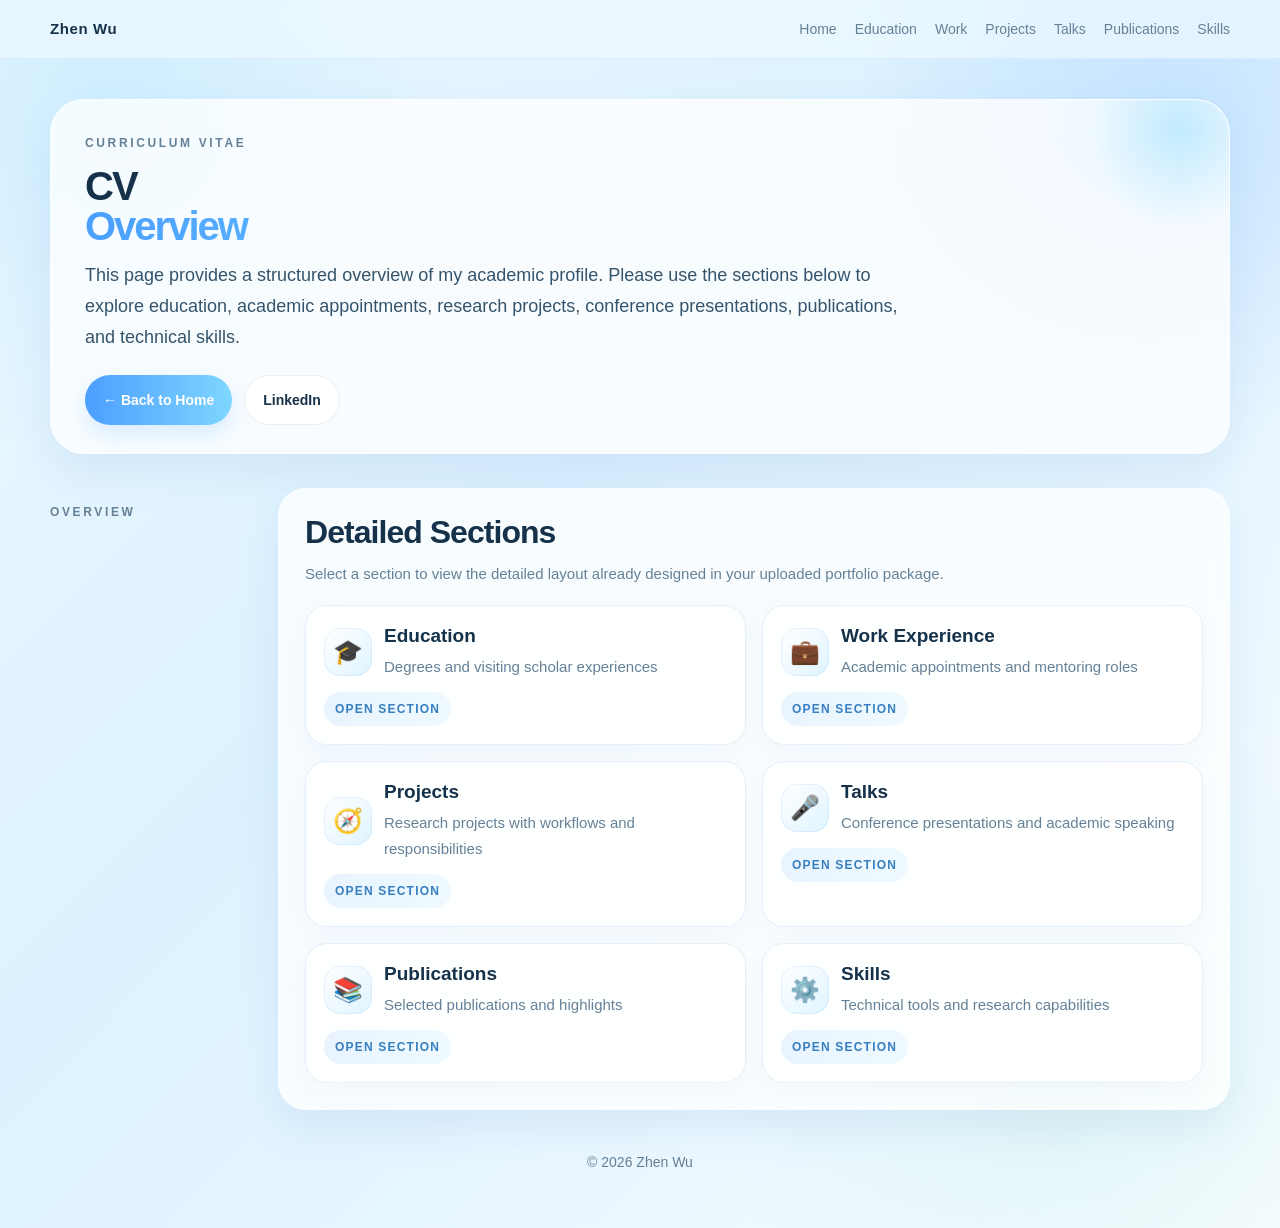
<file: cv.html>
<!DOCTYPE html>
<html lang="en">
<head>
  <meta charset="UTF-8" />
  <meta name="viewport" content="width=device-width, initial-scale=1.0" />
  <title>Zhen Wu | CV Overview</title>
  <meta name="description" content="CV overview page linking to education, work, projects, talks, publications, and skills." />
  <link rel="stylesheet" href="assets/css/cv.css" />
</head>
<body>
  <header class="nav">
    <div class="container nav-inner">
      <div class="brand">Zhen Wu</div>
      <nav class="nav-links">
        <a href="index.html">Home</a>
        <a href="education.html">Education</a>
        <a href="work.html">Work</a>
        <a href="projects.html">Projects</a>
        <a href="talks.html">Talks</a>
        <a href="publications.html">Publications</a>
        <a href="skills.html">Skills</a>
      </nav>
    </div>
  </header>

  <main class="container">
    <section class="hero">
      <div class="hero-card" style="padding: 28px 34px;">
        <span class="eyebrow">Curriculum Vitae</span>
        <h1 style="font-size: 40px; margin-bottom: 14px;">CV <span class="gradient">Overview</span></h1>
        <p class="hero-text" style="margin-top:0; max-width:820px;">
          This page provides a structured overview of my academic profile. Please use the sections below to explore education, academic appointments, research projects, conference presentations, publications, and technical skills.
        </p>
        <div class="hero-links">
          <a class="btn btn-primary" href="index.html">← Back to Home</a>
          <a class="btn btn-secondary" href="https://www.linkedin.com/in/zhen-wu-375510266/" target="_blank">LinkedIn</a>
        </div>
      </div>
    </section>

    <section class="section">
      <div class="section-grid">
        <div class="label">Overview</div>
        <div class="card">
          <h2>Detailed Sections</h2>
          <p class="note">Select a section to view the detailed layout already designed in your uploaded portfolio package.</p>

          <div class="grid-2">
            <a class="mini" href="education.html">
              <div class="icon-title">
                <div class="icon">🎓</div>
                <div>
                  <h3>Education</h3>
                  <div class="sub">Degrees and visiting scholar experiences</div>
                </div>
              </div>
              <div class="time">Open Section</div>
            </a>

            <a class="mini" href="work.html">
              <div class="icon-title">
                <div class="icon">💼</div>
                <div>
                  <h3>Work Experience</h3>
                  <div class="sub">Academic appointments and mentoring roles</div>
                </div>
              </div>
              <div class="time">Open Section</div>
            </a>

            <a class="mini" href="projects.html">
              <div class="icon-title">
                <div class="icon">🧭</div>
                <div>
                  <h3>Projects</h3>
                  <div class="sub">Research projects with workflows and responsibilities</div>
                </div>
              </div>
              <div class="time">Open Section</div>
            </a>

            <a class="mini" href="talks.html">
              <div class="icon-title">
                <div class="icon">🎤</div>
                <div>
                  <h3>Talks</h3>
                  <div class="sub">Conference presentations and academic speaking</div>
                </div>
              </div>
              <div class="time">Open Section</div>
            </a>

            <a class="mini" href="publications.html">
              <div class="icon-title">
                <div class="icon">📚</div>
                <div>
                  <h3>Publications</h3>
                  <div class="sub">Selected publications and highlights</div>
                </div>
              </div>
              <div class="time">Open Section</div>
            </a>

            <a class="mini" href="skills.html">
              <div class="icon-title">
                <div class="icon">⚙️</div>
                <div>
                  <h3>Skills</h3>
                  <div class="sub">Technical tools and research capabilities</div>
                </div>
              </div>
              <div class="time">Open Section</div>
            </a>
          </div>
        </div>
      </div>
    </section>
  </main>

  <footer class="footer">
    © 2026 Zhen Wu
  </footer>
</body>
</html>
</file>
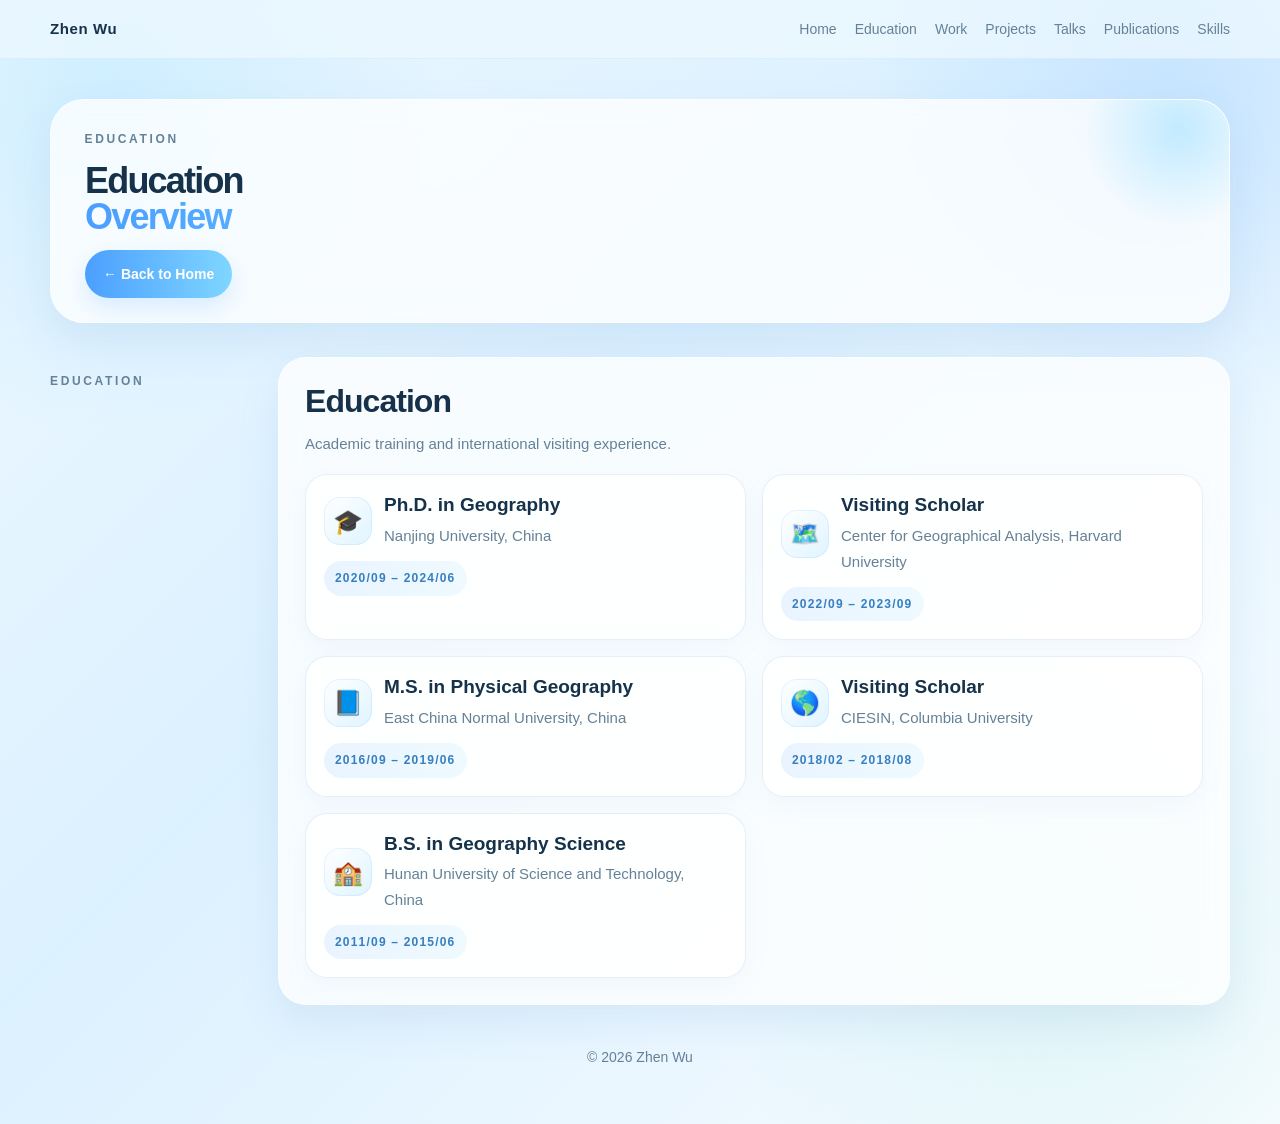
<file: education.html>
<!DOCTYPE html>
<html lang="en">
<head>
  <meta charset="UTF-8" />
  <meta name="viewport" content="width=device-width, initial-scale=1.0" />
  <title>Zhen Wu | Education</title>
  <link rel="stylesheet" href="assets/css/cv.css" />
</head>
<body>
  <header class="nav">
    <div class="container nav-inner">
      <div class="brand">Zhen Wu</div>
      <nav class="nav-links">
        <a href="index.html">Home</a>
        <a href="education.html">Education</a>
        <a href="work.html">Work</a>
        <a href="projects.html">Projects</a>
        <a href="talks.html">Talks</a>
        <a href="publications.html">Publications</a>
        <a href="skills.html">Skills</a>
      </nav>
    </div>
  </header>

  <main class="container">
    <section class="hero">
      <div class="hero-card" style="padding: 24px 34px;">
        <span class="eyebrow">Education</span>
        <h1 style="font-size: 36px; margin-bottom: 16px;">Education <span class="gradient">Overview</span></h1>
        <div class="hero-links" style="margin-top: 0;">
          <a class="btn btn-primary" href="index.html">← Back to Home</a>
        </div>
      </div>
    </section>

    <section id="education" class="section">
      <div class="section-grid">
        <div class="label">Education</div>
        <div class="card">
          <h2>Education</h2>
          <p class="note">Academic training and international visiting experience.</p>
          <div class="grid-2">
            <div class="mini">
              <div class="icon-title">
                <div class="icon">🎓</div>
                <div>
                  <h3>Ph.D. in Geography</h3>
                  <div class="sub">Nanjing University, China</div>
                </div>
              </div>
              <div class="time">2020/09 – 2024/06</div>
            </div>

            <div class="mini">
              <div class="icon-title">
                <div class="icon">🗺️</div>
                <div>
                  <h3>Visiting Scholar</h3>
                  <div class="sub">Center for Geographical Analysis, Harvard University</div>
                </div>
              </div>
              <div class="time">2022/09 – 2023/09</div>
            </div>

            <div class="mini">
              <div class="icon-title">
                <div class="icon">📘</div>
                <div>
                  <h3>M.S. in Physical Geography</h3>
                  <div class="sub">East China Normal University, China</div>
                </div>
              </div>
              <div class="time">2016/09 – 2019/06</div>
            </div>

            <div class="mini">
              <div class="icon-title">
                <div class="icon">🌎</div>
                <div>
                  <h3>Visiting Scholar</h3>
                  <div class="sub">CIESIN, Columbia University</div>
                </div>
              </div>
              <div class="time">2018/02 – 2018/08</div>
            </div>

            <div class="mini">
              <div class="icon-title">
                <div class="icon">🏫</div>
                <div>
                  <h3>B.S. in Geography Science</h3>
                  <div class="sub">Hunan University of Science and Technology, China</div>
                </div>
              </div>
              <div class="time">2011/09 – 2015/06</div>
            </div>
          </div>
        </div>
      </div>
    </section>
  </main>

  <footer class="footer">
    © 2026 Zhen Wu
  </footer>
</body>
</html>
</file>
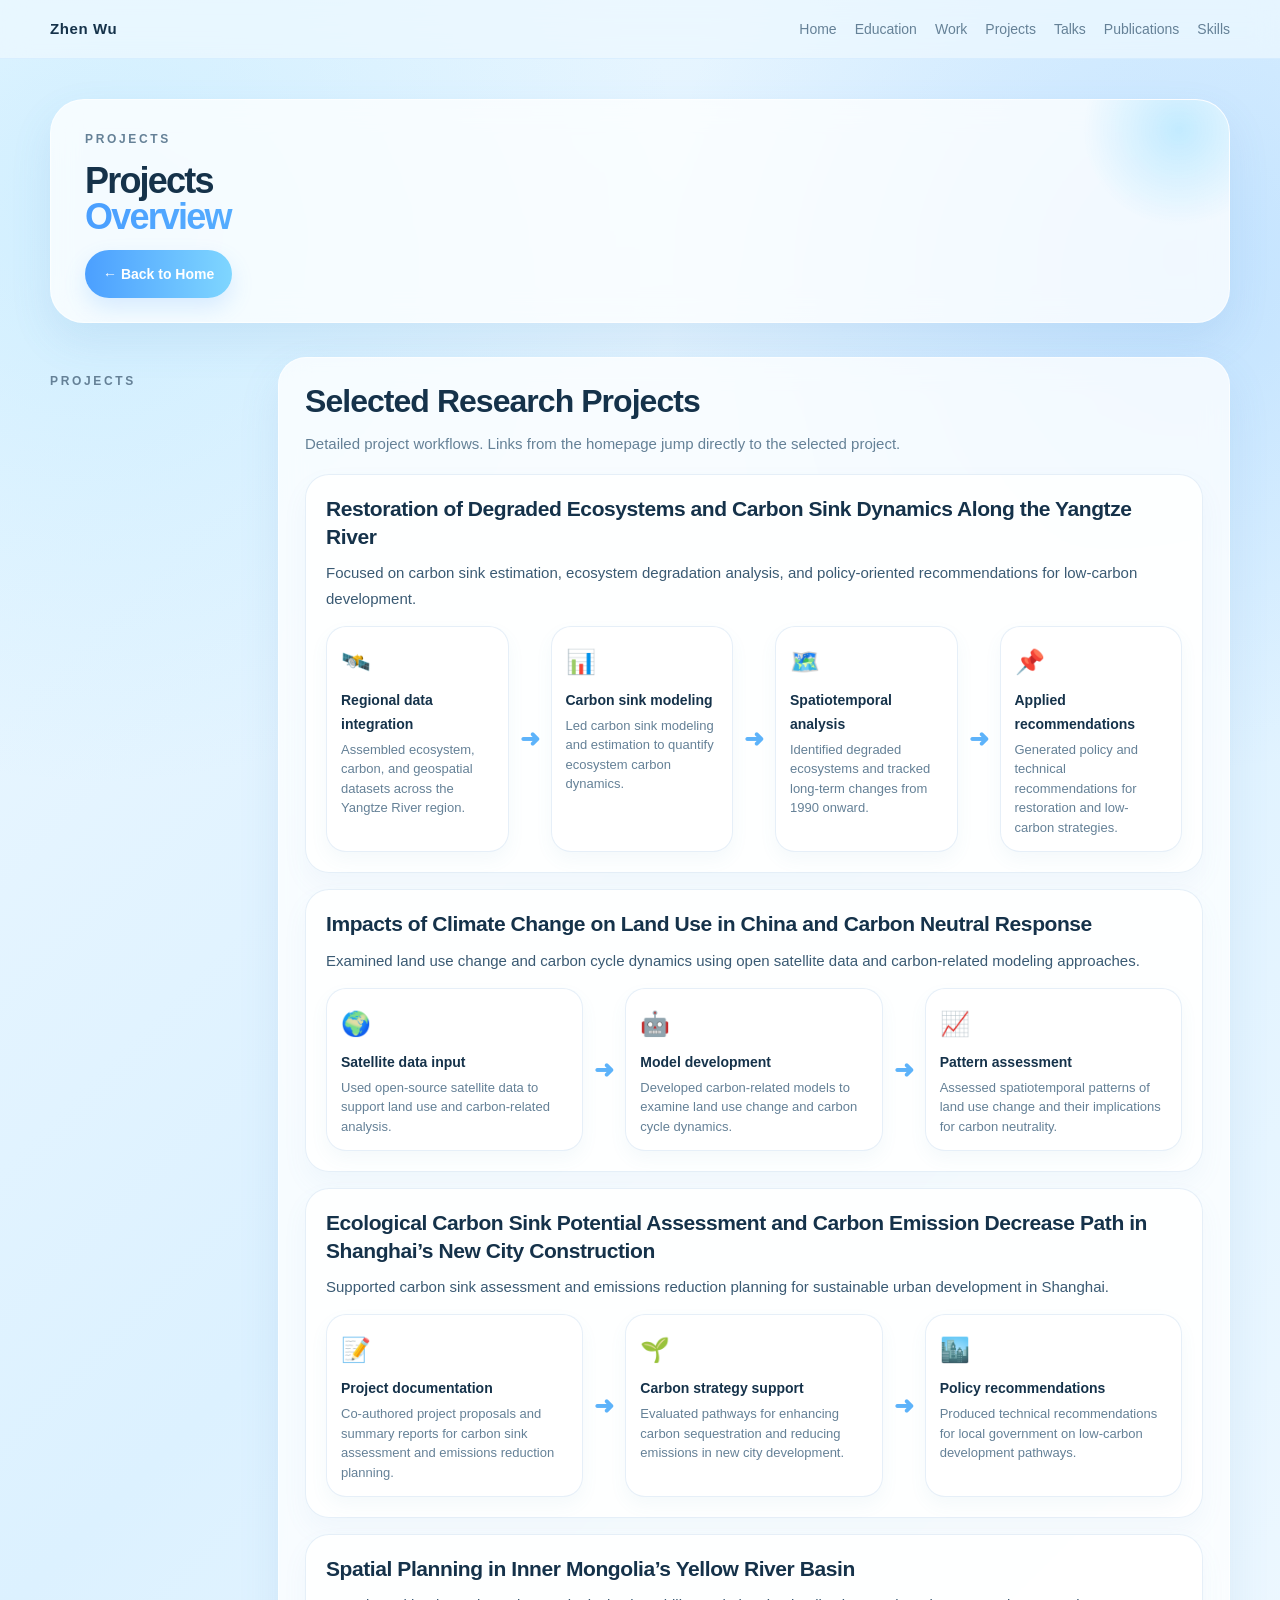
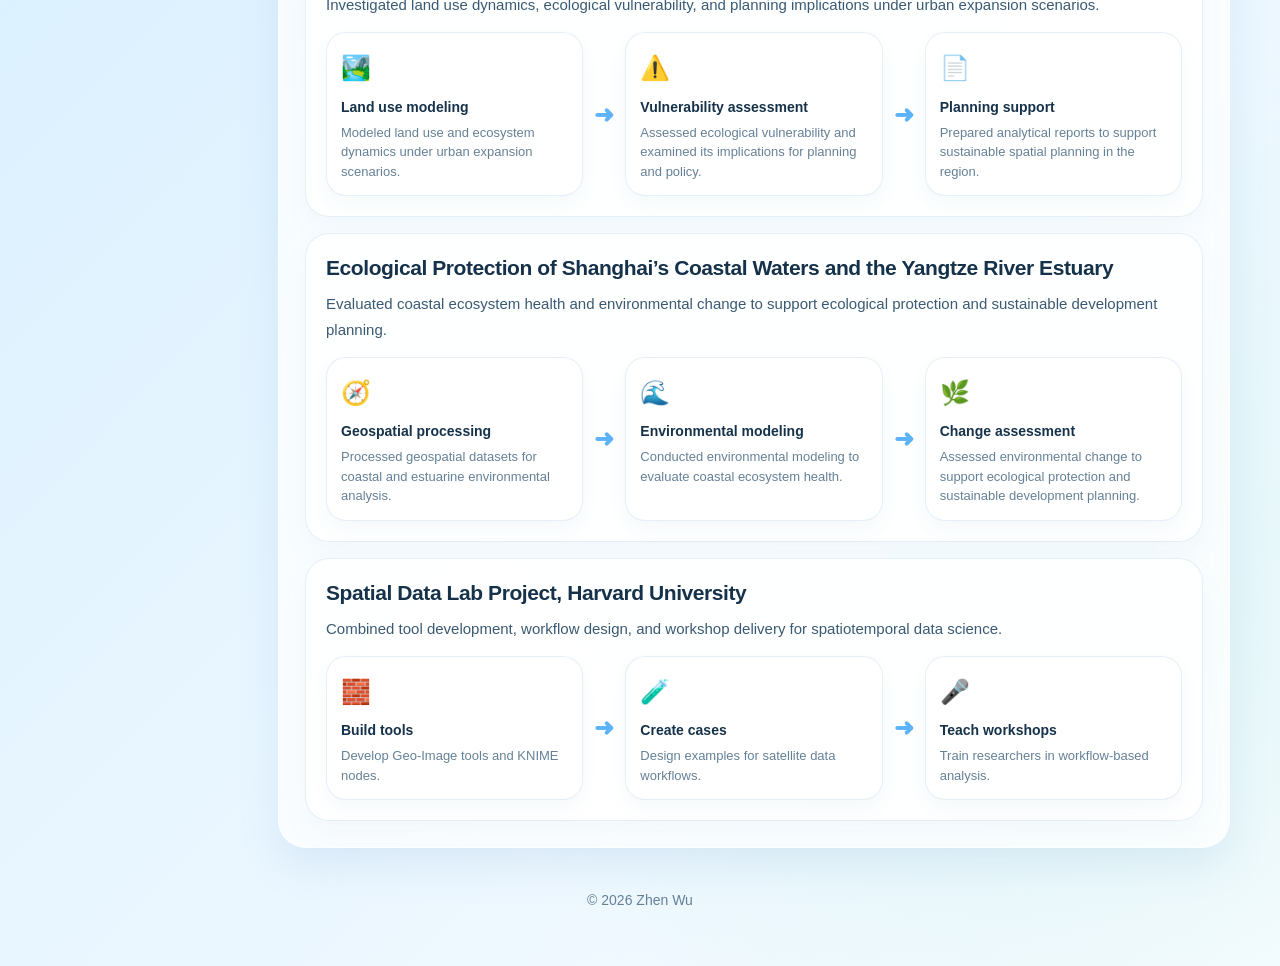
<file: projects.html>
<!DOCTYPE html>
<html lang="en">
<head>
  <meta charset="UTF-8" />
  <meta name="viewport" content="width=device-width, initial-scale=1.0" />
  <title>Zhen Wu | Projects</title>
  <link rel="stylesheet" href="assets/css/cv.css" />

  <style>
    /* Anchor target highlight */
    .flow-card:target {
      outline: 2px solid rgba(47, 128, 237, 0.28);
      box-shadow: 0 14px 34px rgba(47, 128, 237, 0.10);
    }
  </style>
</head>
<body>
  <header class="nav">
    <div class="container nav-inner">
      <div class="brand">Zhen Wu</div>
      <nav class="nav-links">
        <a href="index.html">Home</a>
        <a href="education.html">Education</a>
        <a href="work.html">Work</a>
        <a href="projects.html">Projects</a>
        <a href="talks.html">Talks</a>
        <a href="publications.html">Publications</a>
        <a href="skills.html">Skills</a>
      </nav>
    </div>
  </header>

  <main class="container">
    <section class="hero">
      <div class="hero-card" style="padding: 24px 34px;">
        <span class="eyebrow">Projects</span>
        <h1 style="font-size: 36px; margin-bottom: 16px;">Projects <span class="gradient">Overview</span></h1>
        <div class="hero-links" style="margin-top: 0;">
          <a class="btn btn-primary" href="index.html">← Back to Home</a>
        </div>
      </div>
    </section>

    <section id="projects" class="section">
      <div class="section-grid">
        <div class="label">Projects</div>
        <div class="card">
          <h2>Selected Research Projects</h2>
          <p class="note">Detailed project workflows. Links from the homepage jump directly to the selected project.</p>

          <div class="flow-list">
            <div class="flow-card" id="yangtze-restoration" style="scroll-margin-top: 100px;">
              <h3>Restoration of Degraded Ecosystems and Carbon Sink Dynamics Along the Yangtze River</h3>
              <p>Focused on carbon sink estimation, ecosystem degradation analysis, and policy-oriented recommendations for low-carbon development.</p>
              <div class="flow">
                <div class="step"><div class="emoji">🛰️</div><strong>Regional data integration</strong><span>Assembled ecosystem, carbon, and geospatial datasets across the Yangtze River region.</span></div>
                <div class="arrow">➜</div>
                <div class="step"><div class="emoji">📊</div><strong>Carbon sink modeling</strong><span>Led carbon sink modeling and estimation to quantify ecosystem carbon dynamics.</span></div>
                <div class="arrow">➜</div>
                <div class="step"><div class="emoji">🗺️</div><strong>Spatiotemporal analysis</strong><span>Identified degraded ecosystems and tracked long-term changes from 1990 onward.</span></div>
                <div class="arrow">➜</div>
                <div class="step"><div class="emoji">📌</div><strong>Applied recommendations</strong><span>Generated policy and technical recommendations for restoration and low-carbon strategies.</span></div>
              </div>
            </div>

            <div class="flow-card" id="climate-landuse" style="scroll-margin-top: 100px;">
              <h3>Impacts of Climate Change on Land Use in China and Carbon Neutral Response</h3>
              <p>Examined land use change and carbon cycle dynamics using open satellite data and carbon-related modeling approaches.</p>
              <div class="flow">
                <div class="step"><div class="emoji">🌍</div><strong>Satellite data input</strong><span>Used open-source satellite data to support land use and carbon-related analysis.</span></div>
                <div class="arrow">➜</div>
                <div class="step"><div class="emoji">🤖</div><strong>Model development</strong><span>Developed carbon-related models to examine land use change and carbon cycle dynamics.</span></div>
                <div class="arrow">➜</div>
                <div class="step"><div class="emoji">📈</div><strong>Pattern assessment</strong><span>Assessed spatiotemporal patterns of land use change and their implications for carbon neutrality.</span></div>
              </div>
            </div>

            <div class="flow-card" id="shanghai-carbon" style="scroll-margin-top: 100px;">
              <h3>Ecological Carbon Sink Potential Assessment and Carbon Emission Decrease Path in Shanghai’s New City Construction</h3>
              <p>Supported carbon sink assessment and emissions reduction planning for sustainable urban development in Shanghai.</p>
              <div class="flow">
                <div class="step"><div class="emoji">📝</div><strong>Project documentation</strong><span>Co-authored project proposals and summary reports for carbon sink assessment and emissions reduction planning.</span></div>
                <div class="arrow">➜</div>
                <div class="step"><div class="emoji">🌱</div><strong>Carbon strategy support</strong><span>Evaluated pathways for enhancing carbon sequestration and reducing emissions in new city development.</span></div>
                <div class="arrow">➜</div>
                <div class="step"><div class="emoji">🏙️</div><strong>Policy recommendations</strong><span>Produced technical recommendations for local government on low-carbon development pathways.</span></div>
              </div>
            </div>

            <div class="flow-card" id="inner-mongolia" style="scroll-margin-top: 100px;">
              <h3>Spatial Planning in Inner Mongolia’s Yellow River Basin</h3>
              <p>Investigated land use dynamics, ecological vulnerability, and planning implications under urban expansion scenarios.</p>
              <div class="flow">
                <div class="step"><div class="emoji">🏞️</div><strong>Land use modeling</strong><span>Modeled land use and ecosystem dynamics under urban expansion scenarios.</span></div>
                <div class="arrow">➜</div>
                <div class="step"><div class="emoji">⚠️</div><strong>Vulnerability assessment</strong><span>Assessed ecological vulnerability and examined its implications for planning and policy.</span></div>
                <div class="arrow">➜</div>
                <div class="step"><div class="emoji">📄</div><strong>Planning support</strong><span>Prepared analytical reports to support sustainable spatial planning in the region.</span></div>
              </div>
            </div>

            <div class="flow-card" id="shanghai-coastal" style="scroll-margin-top: 100px;">
              <h3>Ecological Protection of Shanghai’s Coastal Waters and the Yangtze River Estuary</h3>
              <p>Evaluated coastal ecosystem health and environmental change to support ecological protection and sustainable development planning.</p>
              <div class="flow">
                <div class="step"><div class="emoji">🧭</div><strong>Geospatial processing</strong><span>Processed geospatial datasets for coastal and estuarine environmental analysis.</span></div>
                <div class="arrow">➜</div>
                <div class="step"><div class="emoji">🌊</div><strong>Environmental modeling</strong><span>Conducted environmental modeling to evaluate coastal ecosystem health.</span></div>
                <div class="arrow">➜</div>
                <div class="step"><div class="emoji">🌿</div><strong>Change assessment</strong><span>Assessed environmental change to support ecological protection and sustainable development planning.</span></div>
              </div>
            </div>

            <div class="flow-card" id="harvard-sdl" style="scroll-margin-top: 100px;">
              <h3>Spatial Data Lab Project, Harvard University</h3>
              <p>Combined tool development, workflow design, and workshop delivery for spatiotemporal data science.</p>
              <div class="flow">
                <div class="step"><div class="emoji">🧱</div><strong>Build tools</strong><span>Develop Geo-Image tools and KNIME nodes.</span></div>
                <div class="arrow">➜</div>
                <div class="step"><div class="emoji">🧪</div><strong>Create cases</strong><span>Design examples for satellite data workflows.</span></div>
                <div class="arrow">➜</div>
                <div class="step"><div class="emoji">🎤</div><strong>Teach workshops</strong><span>Train researchers in workflow-based analysis.</span></div>
              </div>
            </div>
          </div>
        </div>
      </div>
    </section>
  </main>

  <footer class="footer">
    © 2026 Zhen Wu
  </footer>
</body>
</html>
</file>
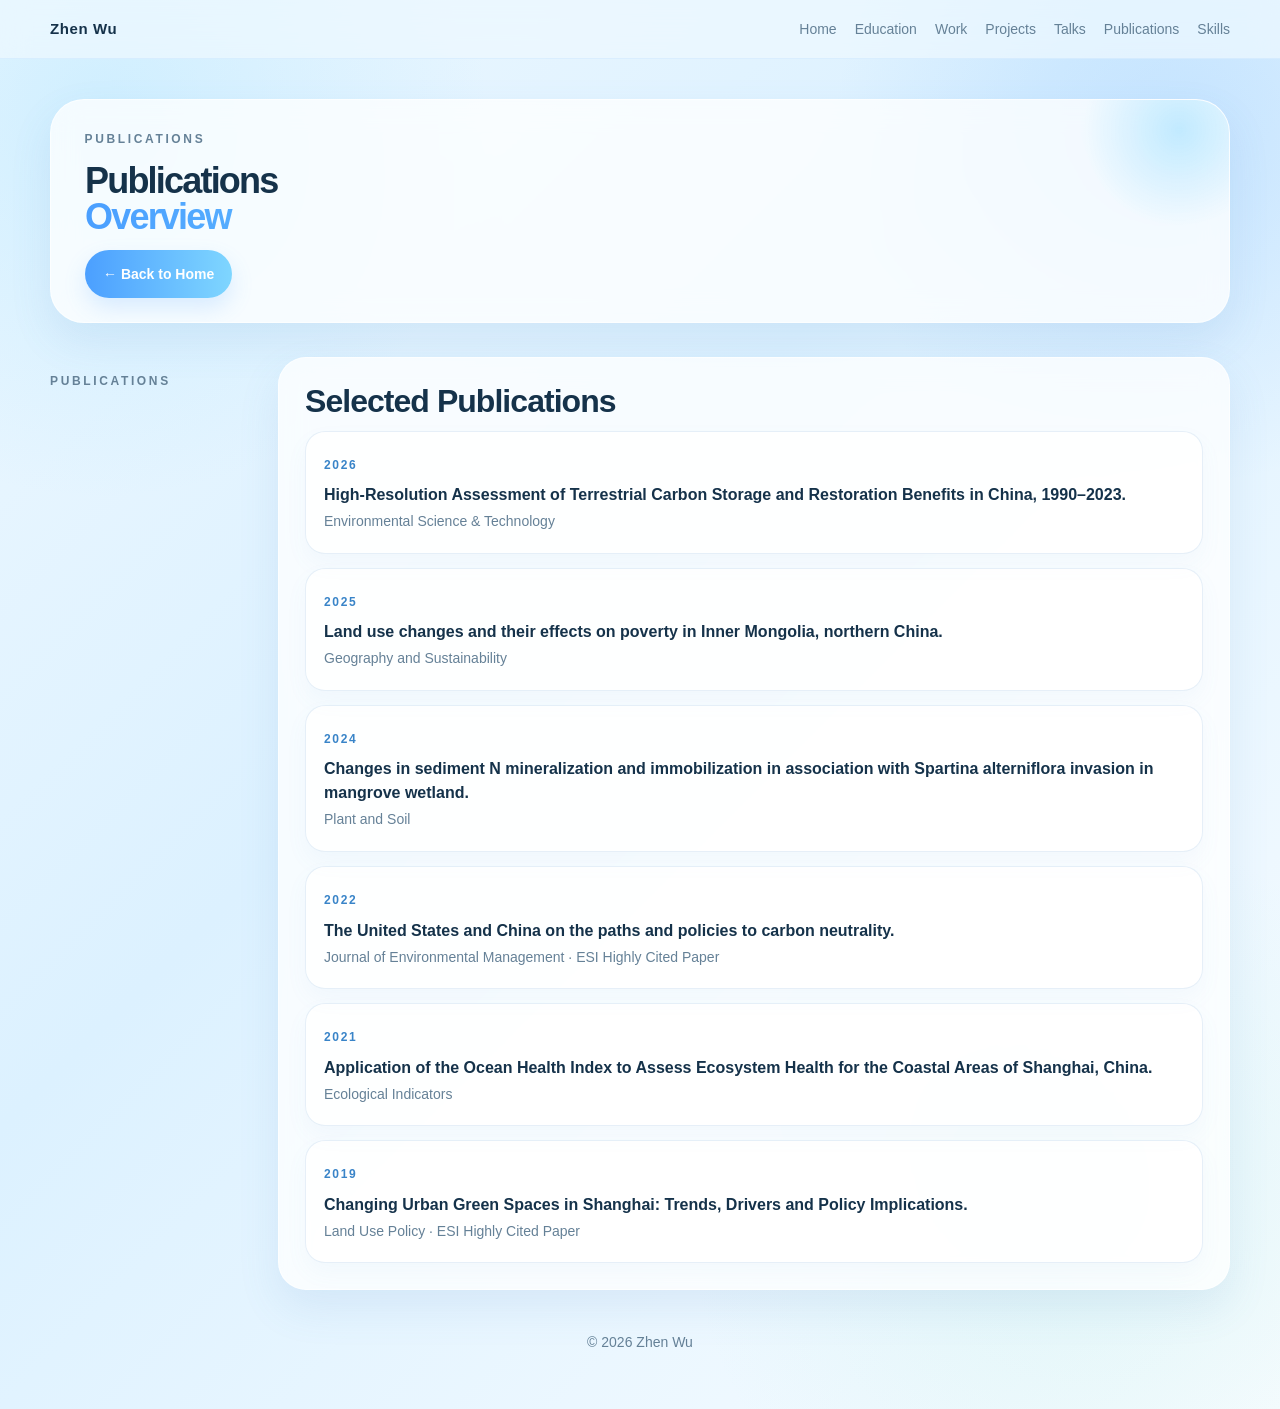
<file: publications.html>
<!DOCTYPE html>
<html lang="en">
<head>
  <meta charset="UTF-8" />
  <meta name="viewport" content="width=device-width, initial-scale=1.0" />
  <title>Zhen Wu | Publications</title>
  <link rel="stylesheet" href="assets/css/cv.css" />
</head>
<body>
  <header class="nav">
    <div class="container nav-inner">
      <div class="brand">Zhen Wu</div>
      <nav class="nav-links">
        <a href="index.html">Home</a>
        <a href="education.html">Education</a>
        <a href="work.html">Work</a>
        <a href="projects.html">Projects</a>
        <a href="talks.html">Talks</a>
        <a href="publications.html">Publications</a>
        <a href="skills.html">Skills</a>
      </nav>
    </div>
  </header>

  <main class="container">
    <section class="hero">
      <div class="hero-card" style="padding: 24px 34px;">
        <span class="eyebrow">Publications</span>
        <h1 style="font-size: 36px; margin-bottom: 16px;">Publications <span class="gradient">Overview</span></h1>
        <div class="hero-links" style="margin-top: 0;">
          <a class="btn btn-primary" href="index.html">← Back to Home</a>
        </div>
      </div>
    </section>

    <section id="publications" class="section">
      <div class="section-grid">
        <div class="label">Publications</div>
        <div class="card">
          <h2>Selected Publications</h2>
          <div class="pub-list">
            <div class="pub">
              <div class="year">2026</div>
              <strong>High-Resolution Assessment of Terrestrial Carbon Storage and Restoration Benefits in China, 1990–2023.</strong>
              <span>Environmental Science & Technology</span>
            </div>
             
            <div class="pub">
              <div class="year">2025</div>
              <strong>Land use changes and their effects on poverty in Inner Mongolia, northern China.</strong>
              <span>Geography and Sustainability</span>
            </div>

            <div class="pub">
              <div class="year">2024</div>
              <strong>Changes in sediment N mineralization and immobilization in association with Spartina alterniflora invasion in mangrove wetland.</strong>
              <span>Plant and Soil</span>
            </div>

            <div class="pub">
              <div class="year">2022</div>
              <strong>The United States and China on the paths and policies to carbon neutrality.</strong>
              <span>Journal of Environmental Management · ESI Highly Cited Paper</span>
            </div>

            <div class="pub">
              <div class="year">2021</div>
              <strong>Application of the Ocean Health Index to Assess Ecosystem Health for the Coastal Areas of Shanghai, China.</strong>
              <span>Ecological Indicators</span>
            </div>

            <div class="pub">
              <div class="year">2019</div>
              <strong>Changing Urban Green Spaces in Shanghai: Trends, Drivers and Policy Implications.</strong>
              <span>Land Use Policy · ESI Highly Cited Paper</span>
            </div>
          </div>
        </div>
      </div>
    </section>
  </main>

  <footer class="footer">
    © 2026 Zhen Wu
  </footer>
</body>
</html>
</file>
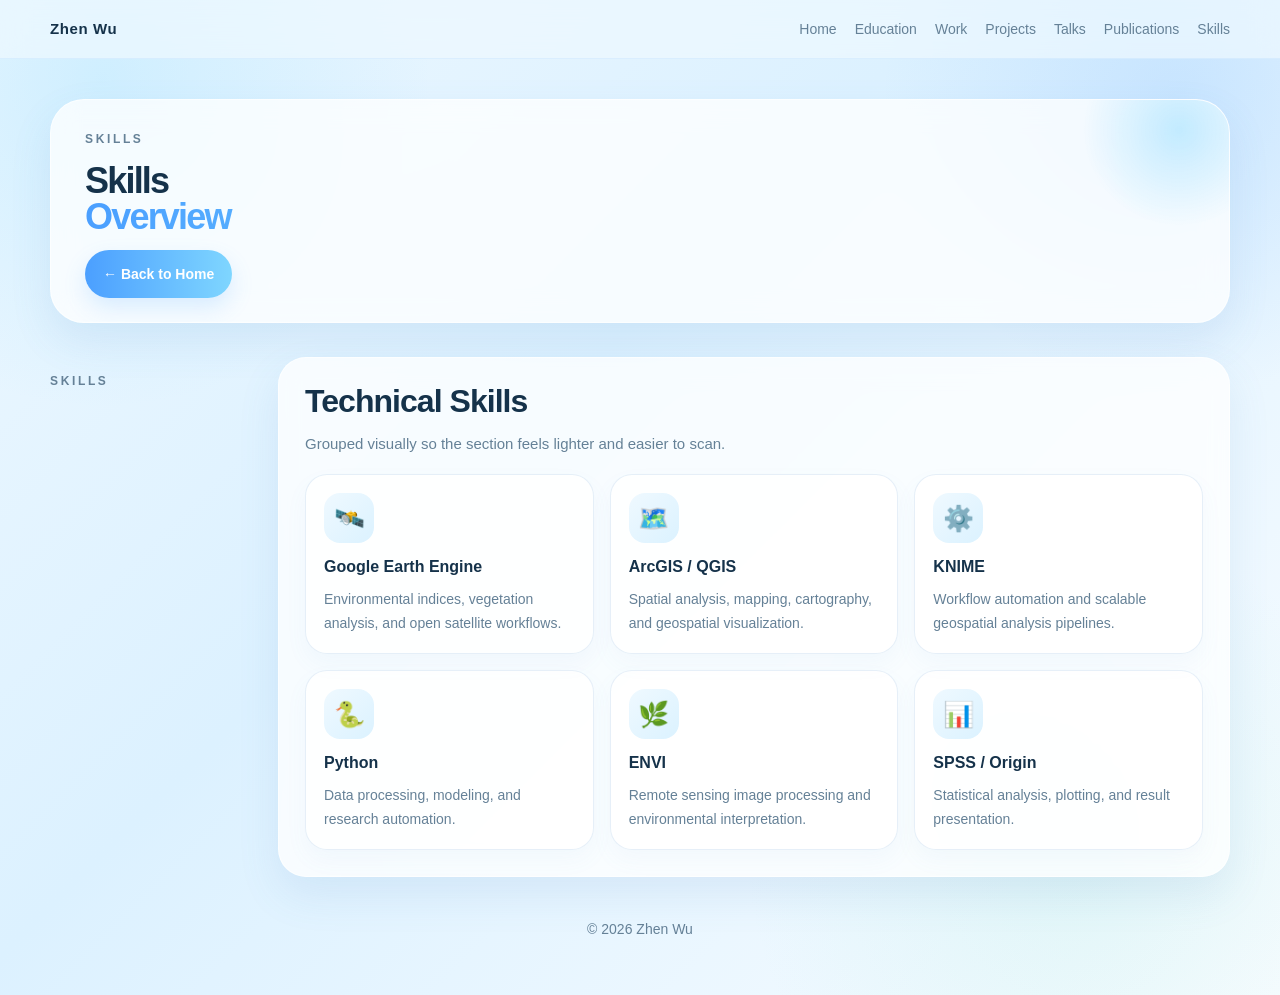
<file: skills.html>
<!DOCTYPE html>
<html lang="en">
<head>
  <meta charset="UTF-8" />
  <meta name="viewport" content="width=device-width, initial-scale=1.0" />
  <title>Zhen Wu | Skills</title>
  <link rel="stylesheet" href="assets/css/cv.css" />
</head>
<body>
  <header class="nav">
    <div class="container nav-inner">
      <div class="brand">Zhen Wu</div>
      <nav class="nav-links">
        <a href="index.html">Home</a>
        <a href="education.html">Education</a>
        <a href="work.html">Work</a>
        <a href="projects.html">Projects</a>
        <a href="talks.html">Talks</a>
        <a href="publications.html">Publications</a>
        <a href="skills.html">Skills</a>
      </nav>
    </div>
  </header>

  <main class="container">
    <section class="hero">
      <div class="hero-card" style="padding: 24px 34px;">
        <span class="eyebrow">Skills</span>
        <h1 style="font-size: 36px; margin-bottom: 16px;">Skills <span class="gradient">Overview</span></h1>
        <div class="hero-links" style="margin-top: 0;">
          <a class="btn btn-primary" href="index.html">← Back to Home</a>
        </div>
      </div>
    </section>

    <section id="skills" class="section">
      <div class="section-grid">
        <div class="label">Skills</div>
        <div class="card">
          <h2>Technical Skills</h2>
          <p class="note">Grouped visually so the section feels lighter and easier to scan.</p>

          <div class="skills">
            <div class="skill">
              <div class="skill-icon">🛰️</div>
              <h4>Google Earth Engine</h4>
              <p>Environmental indices, vegetation analysis, and open satellite workflows.</p>
            </div>

            <div class="skill">
              <div class="skill-icon">🗺️</div>
              <h4>ArcGIS / QGIS</h4>
              <p>Spatial analysis, mapping, cartography, and geospatial visualization.</p>
            </div>

            <div class="skill">
              <div class="skill-icon">⚙️</div>
              <h4>KNIME</h4>
              <p>Workflow automation and scalable geospatial analysis pipelines.</p>
            </div>

            <div class="skill">
              <div class="skill-icon">🐍</div>
              <h4>Python</h4>
              <p>Data processing, modeling, and research automation.</p>
            </div>

            <div class="skill">
              <div class="skill-icon">🌿</div>
              <h4>ENVI</h4>
              <p>Remote sensing image processing and environmental interpretation.</p>
            </div>

            <div class="skill">
              <div class="skill-icon">📊</div>
              <h4>SPSS / Origin</h4>
              <p>Statistical analysis, plotting, and result presentation.</p>
            </div>
          </div>
        </div>
      </div>
    </section>
  </main>

  <footer class="footer">
    © 2026 Zhen Wu
  </footer>
</body>
</html>
</file>
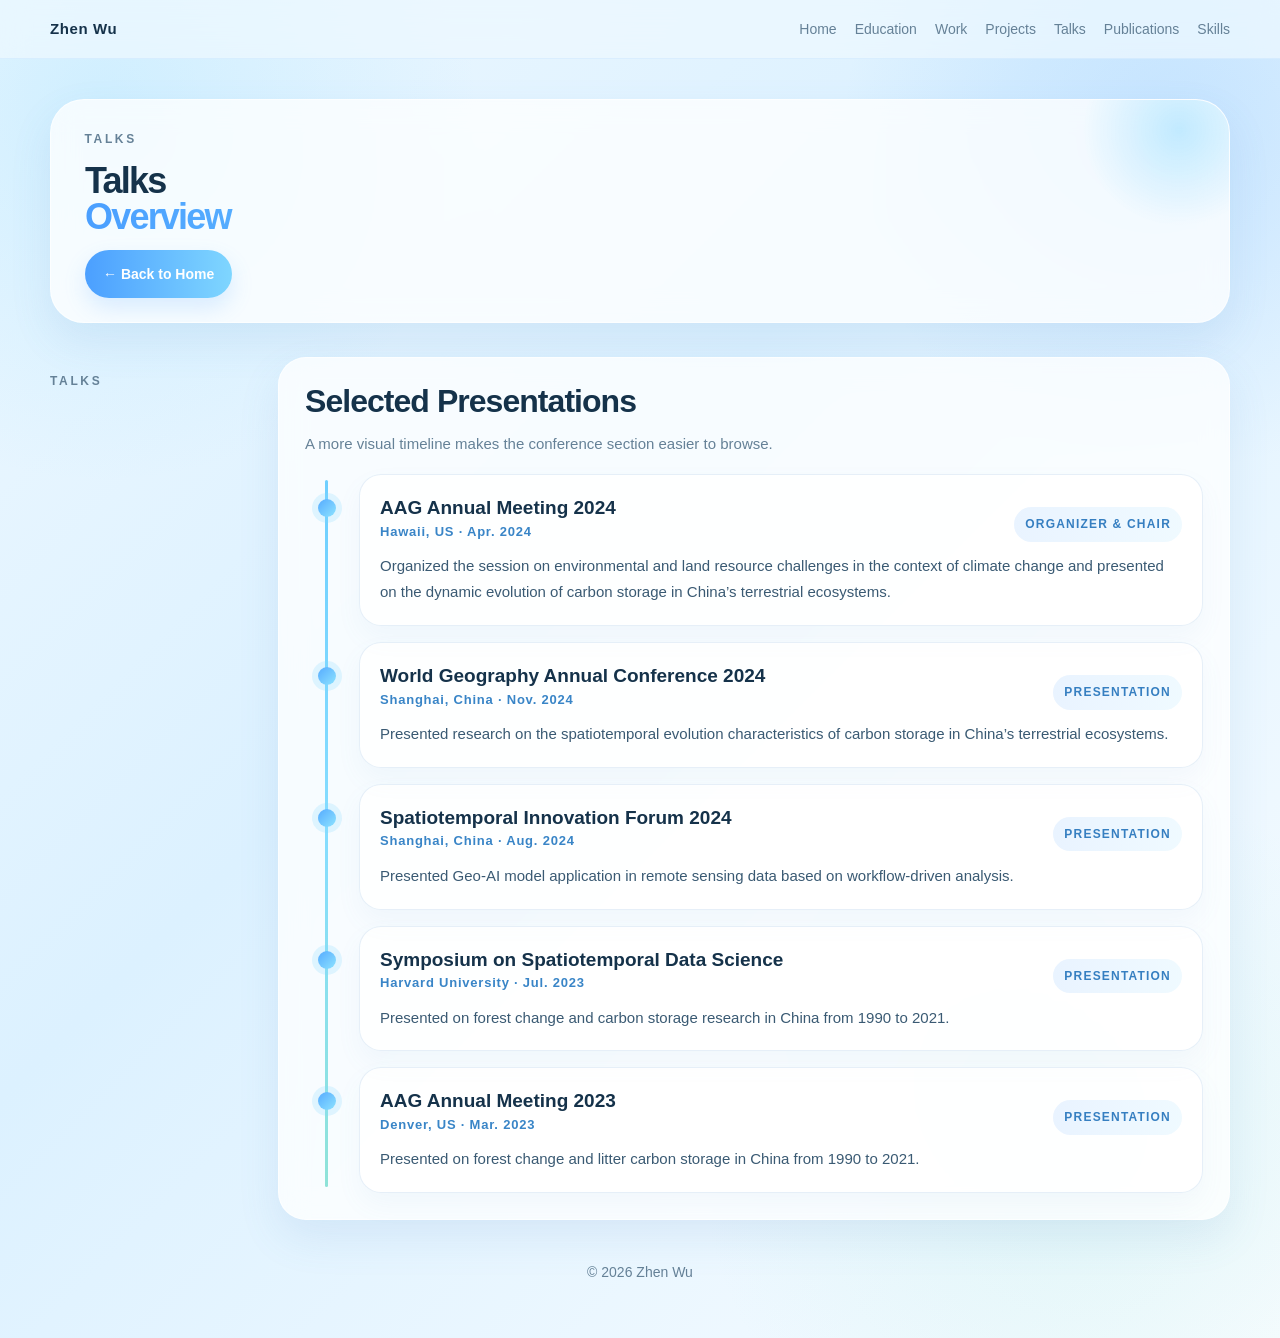
<file: talks.htm>
<!DOCTYPE html>
<html lang="en">
<head>
  <meta charset="UTF-8" />
  <meta name="viewport" content="width=device-width, initial-scale=1.0" />
  <title>Zhen Wu | Talks</title>
  <link rel="stylesheet" href="assets/css/cv.css" />
</head>
<body>
  <header class="nav">
    <div class="container nav-inner">
      <div class="brand">Zhen Wu</div>
      <nav class="nav-links">
        <a href="index.html">Home</a>
        <a href="education.html">Education</a>
        <a href="work.html">Work</a>
        <a href="projects.html">Projects</a>
        <a href="talks.html">Talks</a>
        <a href="publications.html">Publications</a>
        <a href="skills.html">Skills</a>
      </nav>
    </div>
  </header>

  <main class="container">
    <section class="hero">
      <div class="hero-card" style="padding: 24px 34px;">
        <span class="eyebrow">Talks</span>
        <h1 style="font-size: 36px; margin-bottom: 16px;">Talks <span class="gradient">Overview</span></h1>
        <div class="hero-links" style="margin-top: 0;">
          <a class="btn btn-primary" href="index.html">← Back to Home</a>
        </div>
      </div>
    </section>

    <section id="talks" class="section">
      <div class="section-grid">
        <div class="label">Talks</div>
        <div class="card">
          <h2>Selected Presentations</h2>
          <p class="note">A more visual timeline makes the conference section easier to browse.</p>

          <div class="timeline">
            <div class="talk">
              <div class="talk-top">
                <div>
                  <h3>AAG Annual Meeting 2024</h3>
                  <div class="talk-meta">Hawaii, US · Apr. 2024</div>
                </div>
                <div class="time">Organizer & Chair</div>
              </div>
              <p>Organized the session on environmental and land resource challenges in the context of climate change and presented on the dynamic evolution of carbon storage in China’s terrestrial ecosystems.</p>
            </div>

            <div class="talk">
              <div class="talk-top">
                <div>
                  <h3>World Geography Annual Conference 2024</h3>
                  <div class="talk-meta">Shanghai, China · Nov. 2024</div>
                </div>
                <div class="time">Presentation</div>
              </div>
              <p>Presented research on the spatiotemporal evolution characteristics of carbon storage in China’s terrestrial ecosystems.</p>
            </div>

            <div class="talk">
              <div class="talk-top">
                <div>
                  <h3>Spatiotemporal Innovation Forum 2024</h3>
                  <div class="talk-meta">Shanghai, China · Aug. 2024</div>
                </div>
                <div class="time">Presentation</div>
              </div>
              <p>Presented Geo-AI model application in remote sensing data based on workflow-driven analysis.</p>
            </div>

            <div class="talk">
              <div class="talk-top">
                <div>
                  <h3>Symposium on Spatiotemporal Data Science</h3>
                  <div class="talk-meta">Harvard University · Jul. 2023</div>
                </div>
                <div class="time">Presentation</div>
              </div>
              <p>Presented on forest change and carbon storage research in China from 1990 to 2021.</p>
            </div>

            <div class="talk">
              <div class="talk-top">
                <div>
                  <h3>AAG Annual Meeting 2023</h3>
                  <div class="talk-meta">Denver, US · Mar. 2023</div>
                </div>
                <div class="time">Presentation</div>
              </div>
              <p>Presented on forest change and litter carbon storage in China from 1990 to 2021.</p>
            </div>
          </div>
        </div>
      </div>
    </section>
  </main>

  <footer class="footer">
    © 2026 Zhen Wu
  </footer>
</body>
</html>
</file>
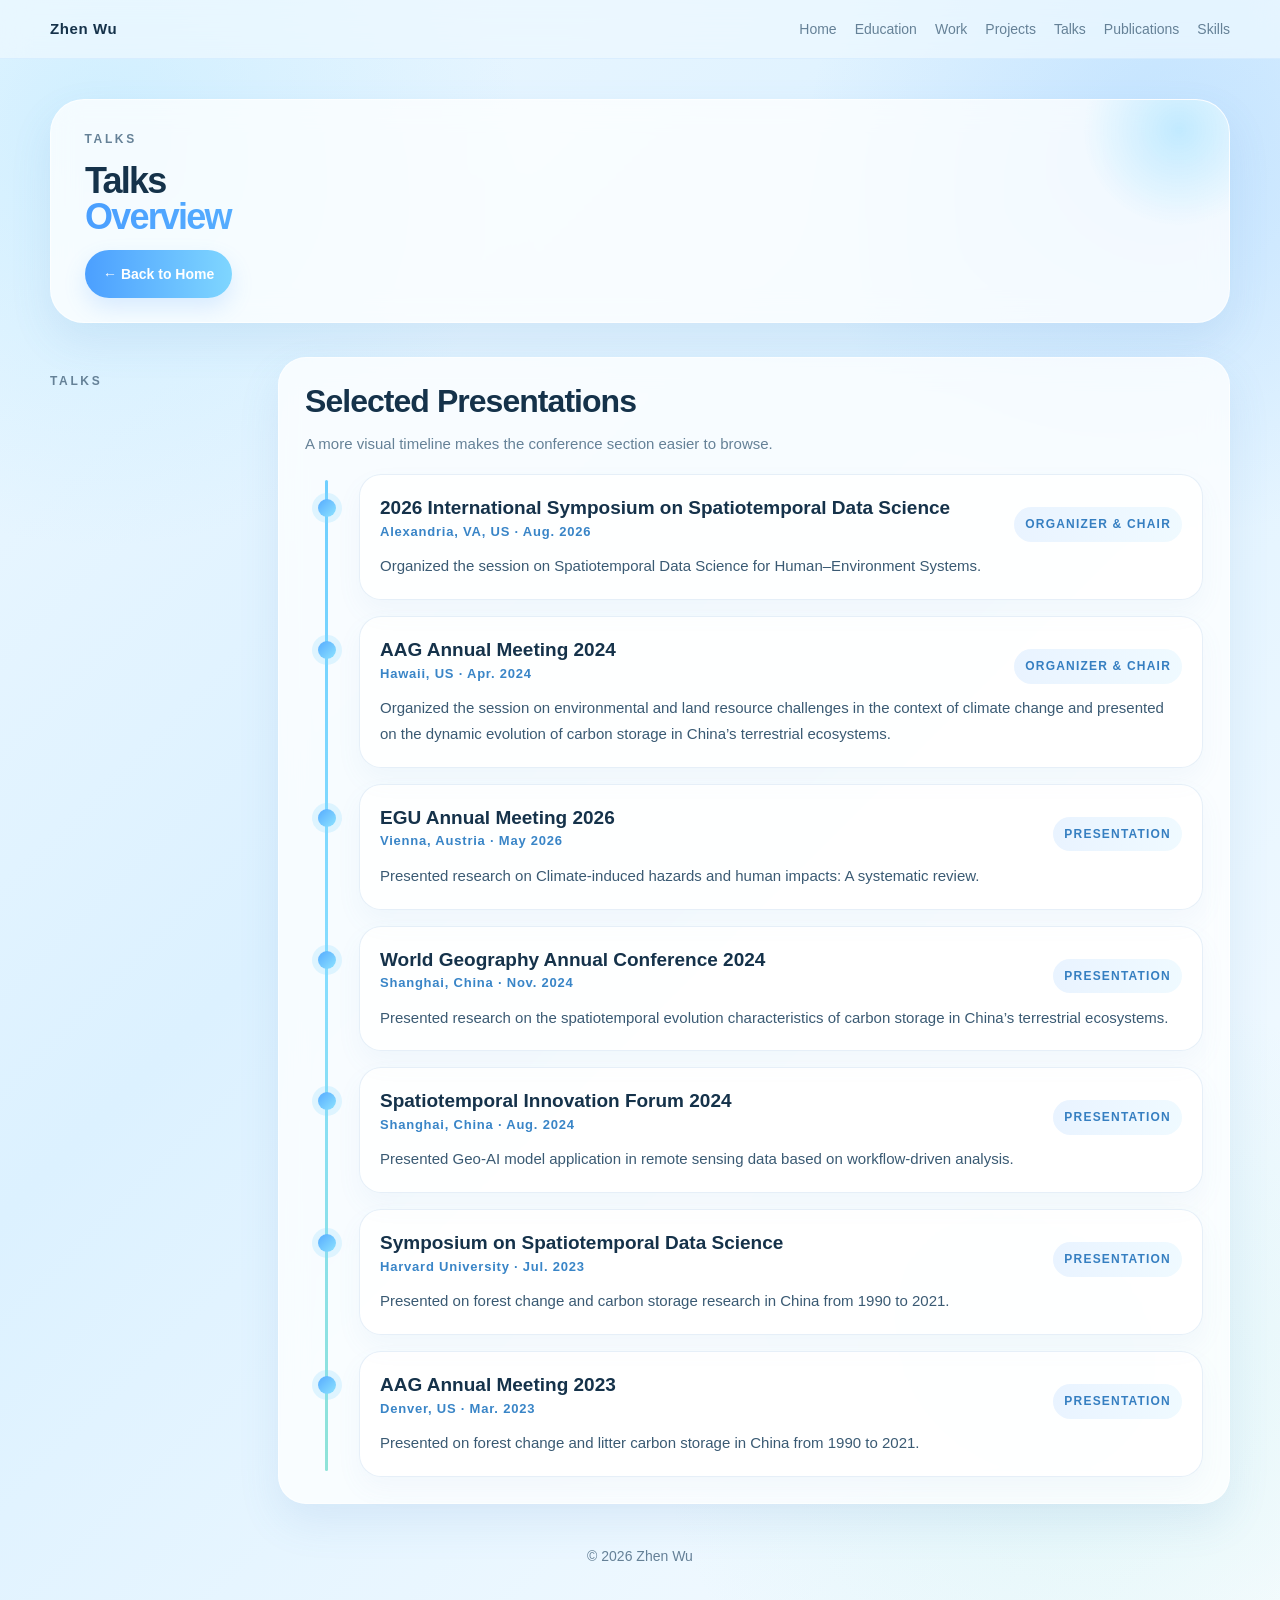
<file: talks.html>
<!DOCTYPE html>
<html lang="en">
<head>
  <meta charset="UTF-8" />
  <meta name="viewport" content="width=device-width, initial-scale=1.0" />
  <title>Zhen Wu | Talks</title>
  <link rel="stylesheet" href="assets/css/cv.css" />
</head>
<body>
  <header class="nav">
    <div class="container nav-inner">
      <div class="brand">Zhen Wu</div>
      <nav class="nav-links">
        <a href="index.html">Home</a>
        <a href="education.html">Education</a>
        <a href="work.html">Work</a>
        <a href="projects.html">Projects</a>
        <a href="talks.html">Talks</a>
        <a href="publications.html">Publications</a>
        <a href="skills.html">Skills</a>
      </nav>
    </div>
  </header>

  <main class="container">
    <section class="hero">
      <div class="hero-card" style="padding: 24px 34px;">
        <span class="eyebrow">Talks</span>
        <h1 style="font-size: 36px; margin-bottom: 16px;">Talks <span class="gradient">Overview</span></h1>
        <div class="hero-links" style="margin-top: 0;">
          <a class="btn btn-primary" href="index.html">← Back to Home</a>
        </div>
      </div>
    </section>

    <section id="talks" class="section">
      <div class="section-grid">
        <div class="label">Talks</div>
        <div class="card">
          <h2>Selected Presentations</h2>
          <p class="note">A more visual timeline makes the conference section easier to browse.</p>

          <div class="timeline">
            <div class="talk">
              <div class="talk-top">
                <div>
                  <h3>2026 International Symposium on Spatiotemporal Data Science</h3>
                  <div class="talk-meta">Alexandria, VA, US · Aug. 2026</div>
                </div>
                <div class="time">Organizer & Chair</div>
              </div>
              <p>Organized the session on Spatiotemporal Data Science for Human–Environment Systems.</p>
            </div>
            
            <div class="talk">
              <div class="talk-top">
                <div>
                  <h3>AAG Annual Meeting 2024</h3>
                  <div class="talk-meta">Hawaii, US · Apr. 2024</div>
                </div>
                <div class="time">Organizer & Chair</div>
              </div>
              <p>Organized the session on environmental and land resource challenges in the context of climate change and presented on the dynamic evolution of carbon storage in China’s terrestrial ecosystems.</p>
            </div>

            <div class="talk">
              <div class="talk-top">
                <div>
                  <h3>EGU Annual Meeting 2026</h3>
                  <div class="talk-meta">Vienna, Austria · May 2026</div>
                </div>
                <div class="time">Presentation</div>
              </div>
              <p>Presented research on Climate-induced hazards and human impacts: A systematic review.</p>
            </div>
               
            <div class="talk">
              <div class="talk-top">
                <div>
                  <h3>World Geography Annual Conference 2024</h3>
                  <div class="talk-meta">Shanghai, China · Nov. 2024</div>
                </div>
                <div class="time">Presentation</div>
              </div>
              <p>Presented research on the spatiotemporal evolution characteristics of carbon storage in China’s terrestrial ecosystems.</p>
            </div>

            <div class="talk">
              <div class="talk-top">
                <div>
                  <h3>Spatiotemporal Innovation Forum 2024</h3>
                  <div class="talk-meta">Shanghai, China · Aug. 2024</div>
                </div>
                <div class="time">Presentation</div>
              </div>
              <p>Presented Geo-AI model application in remote sensing data based on workflow-driven analysis.</p>
            </div>

            <div class="talk">
              <div class="talk-top">
                <div>
                  <h3>Symposium on Spatiotemporal Data Science</h3>
                  <div class="talk-meta">Harvard University · Jul. 2023</div>
                </div>
                <div class="time">Presentation</div>
              </div>
              <p>Presented on forest change and carbon storage research in China from 1990 to 2021.</p>
            </div>

            <div class="talk">
              <div class="talk-top">
                <div>
                  <h3>AAG Annual Meeting 2023</h3>
                  <div class="talk-meta">Denver, US · Mar. 2023</div>
                </div>
                <div class="time">Presentation</div>
              </div>
              <p>Presented on forest change and litter carbon storage in China from 1990 to 2021.</p>
            </div>
          </div>
        </div>
      </div>
    </section>
  </main>

  <footer class="footer">
    © 2026 Zhen Wu
  </footer>
</body>
</html>
</file>
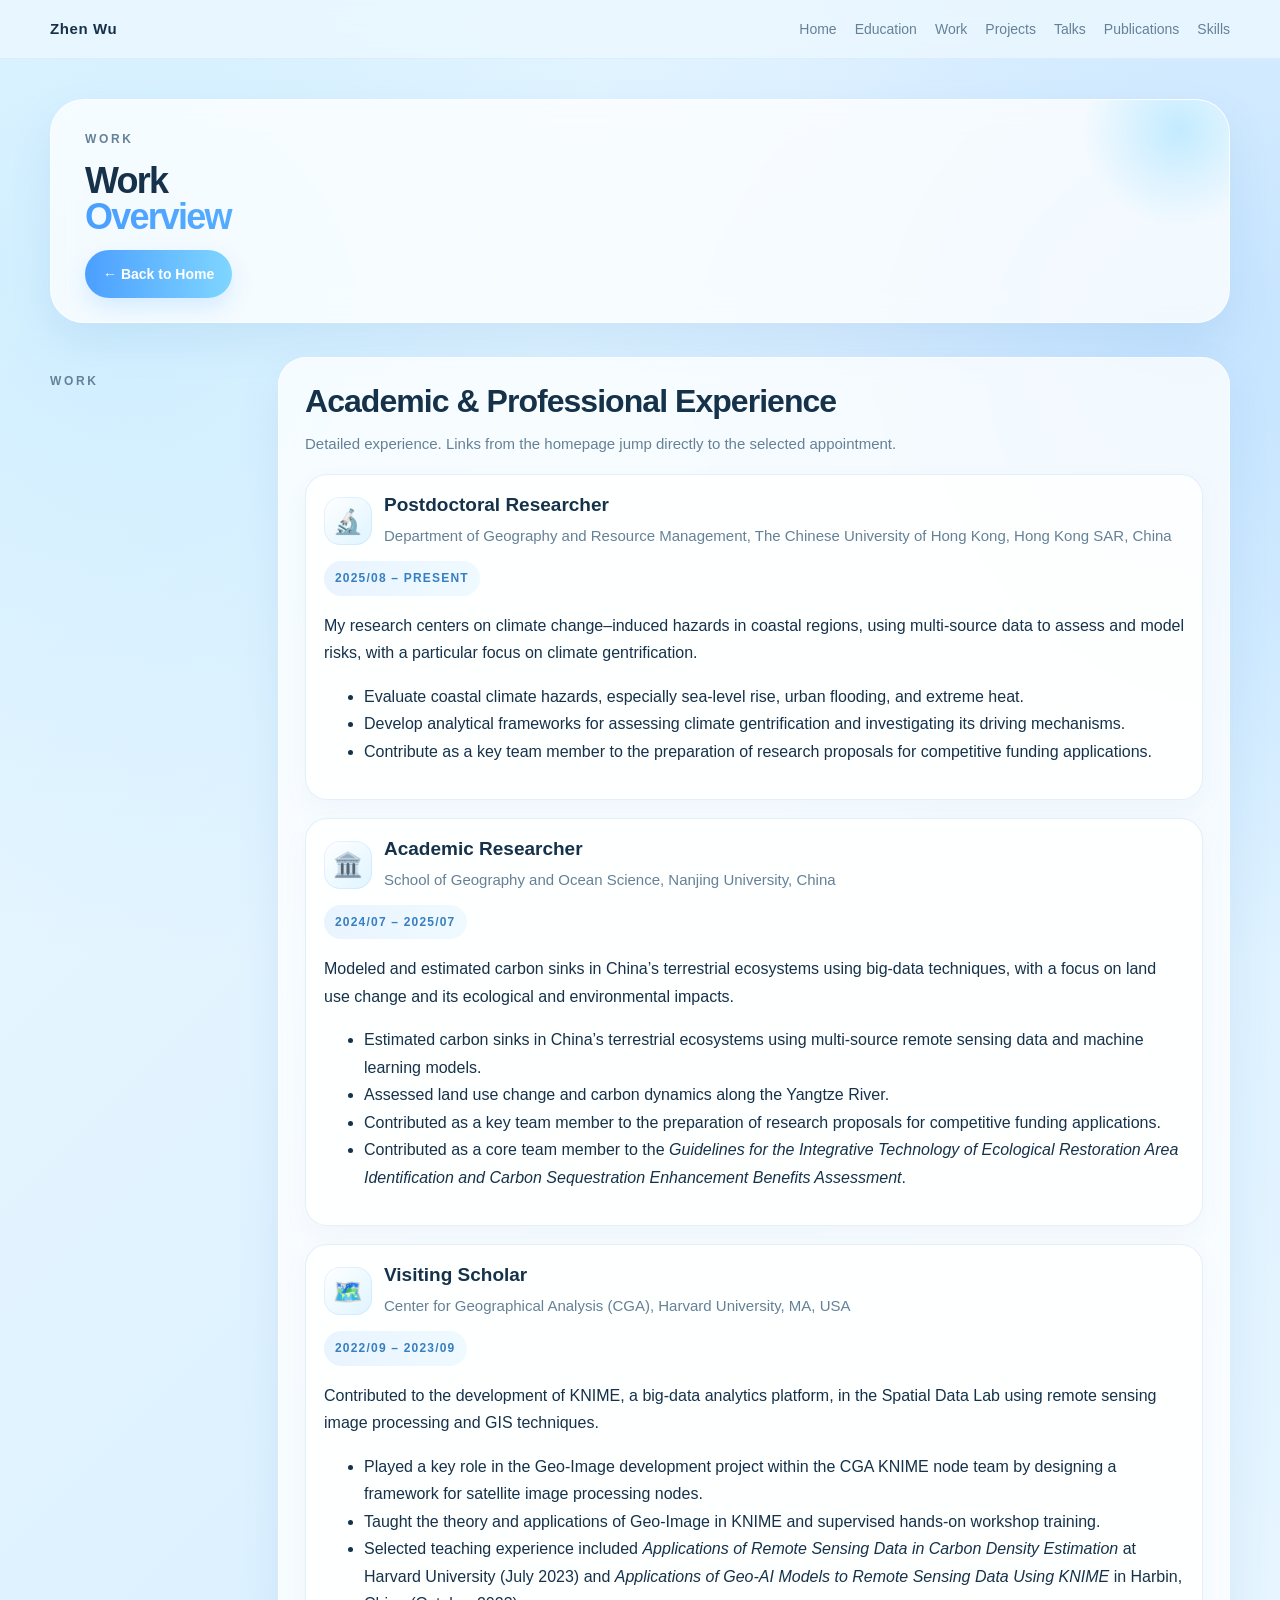
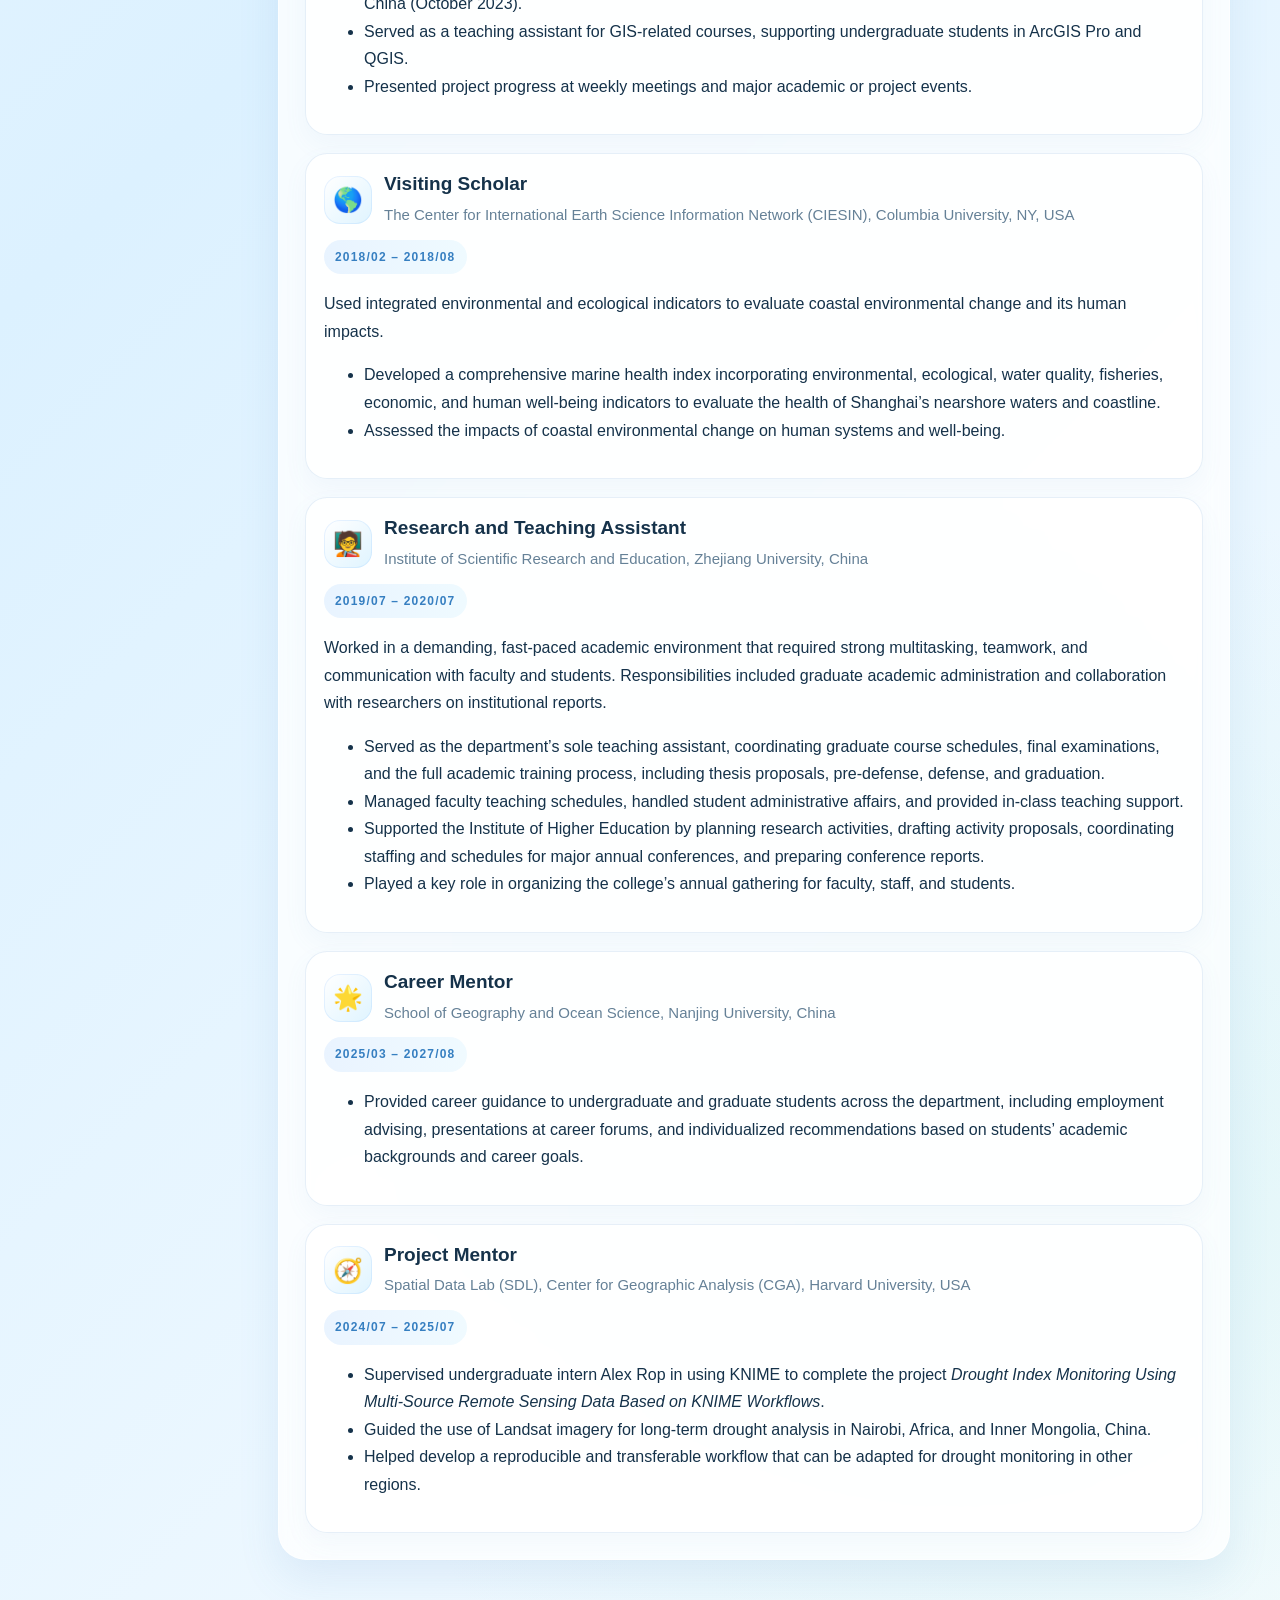
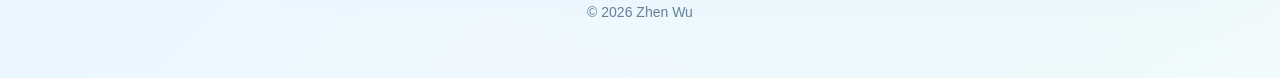
<file: work.html>
<!DOCTYPE html>
<html lang="en">
<head>
  <meta charset="UTF-8" />
  <meta name="viewport" content="width=device-width, initial-scale=1.0" />
  <title>Zhen Wu | Work</title>
  <link rel="stylesheet" href="assets/css/cv.css" />

  <style>
    /* Anchor target highlight */
    .mini:target {
      outline: 2px solid rgba(47, 128, 237, 0.28);
      box-shadow: 0 14px 34px rgba(47, 128, 237, 0.10);
    }
  </style>
</head>
<body>
  <header class="nav">
    <div class="container nav-inner">
      <div class="brand">Zhen Wu</div>
      <nav class="nav-links">
        <a href="index.html">Home</a>
        <a href="education.html">Education</a>
        <a href="work.html">Work</a>
        <a href="projects.html">Projects</a>
        <a href="talks.html">Talks</a>
        <a href="publications.html">Publications</a>
        <a href="skills.html">Skills</a>
      </nav>
    </div>
  </header>

  <main class="container">
    <section class="hero">
      <div class="hero-card" style="padding: 24px 34px;">
        <span class="eyebrow">Work</span>
        <h1 style="font-size: 36px; margin-bottom: 16px;">Work <span class="gradient">Overview</span></h1>
        <div class="hero-links" style="margin-top: 0;">
          <a class="btn btn-primary" href="index.html">← Back to Home</a>
        </div>
      </div>
    </section>

    <section id="work" class="section">
      <div class="section-grid">
        <div class="label">Work</div>
        <div class="card">
          <h2>Academic &amp; Professional Experience</h2>
          <p class="note">Detailed experience. Links from the homepage jump directly to the selected appointment.</p>

          <div style="display:grid; gap:18px;">
            <div class="mini" id="cuhk-postdoc" style="scroll-margin-top: 100px;">
              <div class="icon-title">
                <div class="icon">🔬</div>
                <div>
                  <h3>Postdoctoral Researcher</h3>
                  <div class="sub">Department of Geography and Resource Management, The Chinese University of Hong Kong, Hong Kong SAR, China</div>
                </div>
              </div>
              <div class="time">2025/08 – Present</div>
              <p>My research centers on climate change–induced hazards in coastal regions, using multi-source data to assess and model risks, with a particular focus on climate gentrification.</p>
              <ul>
                <li>Evaluate coastal climate hazards, especially sea-level rise, urban flooding, and extreme heat.</li>
                <li>Develop analytical frameworks for assessing climate gentrification and investigating its driving mechanisms.</li>
                <li>Contribute as a key team member to the preparation of research proposals for competitive funding applications.</li>
              </ul>
            </div>

            <div class="mini" id="nju-researcher" style="scroll-margin-top: 100px;">
              <div class="icon-title">
                <div class="icon">🏛️</div>
                <div>
                  <h3>Academic Researcher</h3>
                  <div class="sub">School of Geography and Ocean Science, Nanjing University, China</div>
                </div>
              </div>
              <div class="time">2024/07 – 2025/07</div>
              <p>Modeled and estimated carbon sinks in China’s terrestrial ecosystems using big-data techniques, with a focus on land use change and its ecological and environmental impacts.</p>
              <ul>
                <li>Estimated carbon sinks in China’s terrestrial ecosystems using multi-source remote sensing data and machine learning models.</li>
                <li>Assessed land use change and carbon dynamics along the Yangtze River.</li>
                <li>Contributed as a key team member to the preparation of research proposals for competitive funding applications.</li>
                <li>Contributed as a core team member to the <em>Guidelines for the Integrative Technology of Ecological Restoration Area Identification and Carbon Sequestration Enhancement Benefits Assessment</em>.</li>
              </ul>
            </div>

            <div class="mini" id="harvard-visiting" style="scroll-margin-top: 100px;">
              <div class="icon-title">
                <div class="icon">🗺️</div>
                <div>
                  <h3>Visiting Scholar</h3>
                  <div class="sub">Center for Geographical Analysis (CGA), Harvard University, MA, USA</div>
                </div>
              </div>
              <div class="time">2022/09 – 2023/09</div>
              <p>Contributed to the development of KNIME, a big-data analytics platform, in the Spatial Data Lab using remote sensing image processing and GIS techniques.</p>
              <ul>
                <li>Played a key role in the Geo-Image development project within the CGA KNIME node team by designing a framework for satellite image processing nodes.</li>
                <li>Taught the theory and applications of Geo-Image in KNIME and supervised hands-on workshop training.</li>
                <li>Selected teaching experience included <em>Applications of Remote Sensing Data in Carbon Density Estimation</em> at Harvard University (July 2023) and <em>Applications of Geo-AI Models to Remote Sensing Data Using KNIME</em> in Harbin, China (October 2023).</li>
                <li>Served as a teaching assistant for GIS-related courses, supporting undergraduate students in ArcGIS Pro and QGIS.</li>
                <li>Presented project progress at weekly meetings and major academic or project events.</li>
              </ul>
            </div>

            <div class="mini" id="columbia-visiting" style="scroll-margin-top: 100px;">
              <div class="icon-title">
                <div class="icon">🌎</div>
                <div>
                  <h3>Visiting Scholar</h3>
                  <div class="sub">The Center for International Earth Science Information Network (CIESIN), Columbia University, NY, USA</div>
                </div>
              </div>
              <div class="time">2018/02 – 2018/08</div>
              <p>Used integrated environmental and ecological indicators to evaluate coastal environmental change and its human impacts.</p>
              <ul>
                <li>Developed a comprehensive marine health index incorporating environmental, ecological, water quality, fisheries, economic, and human well-being indicators to evaluate the health of Shanghai’s nearshore waters and coastline.</li>
                <li>Assessed the impacts of coastal environmental change on human systems and well-being.</li>
              </ul>
            </div>

            <div class="mini" id="zju-assistant" style="scroll-margin-top: 100px;">
              <div class="icon-title">
                <div class="icon">🧑‍🏫</div>
                <div>
                  <h3>Research and Teaching Assistant</h3>
                  <div class="sub">Institute of Scientific Research and Education, Zhejiang University, China</div>
                </div>
              </div>
              <div class="time">2019/07 – 2020/07</div>
              <p>Worked in a demanding, fast-paced academic environment that required strong multitasking, teamwork, and communication with faculty and students. Responsibilities included graduate academic administration and collaboration with researchers on institutional reports.</p>
              <ul>
                <li>Served as the department’s sole teaching assistant, coordinating graduate course schedules, final examinations, and the full academic training process, including thesis proposals, pre-defense, defense, and graduation.</li>
                <li>Managed faculty teaching schedules, handled student administrative affairs, and provided in-class teaching support.</li>
                <li>Supported the Institute of Higher Education by planning research activities, drafting activity proposals, coordinating staffing and schedules for major annual conferences, and preparing conference reports.</li>
                <li>Played a key role in organizing the college’s annual gathering for faculty, staff, and students.</li>
              </ul>
            </div>

            <div class="mini" id="career-mentor" style="scroll-margin-top: 100px;">
              <div class="icon-title">
                <div class="icon">🌟</div>
                <div>
                  <h3>Career Mentor</h3>
                  <div class="sub">School of Geography and Ocean Science, Nanjing University, China</div>
                </div>
              </div>
              <div class="time">2025/03 – 2027/08</div>
              <ul>
                <li>Provided career guidance to undergraduate and graduate students across the department, including employment advising, presentations at career forums, and individualized recommendations based on students’ academic backgrounds and career goals.</li>
              </ul>
            </div>

            <div class="mini" id="project-mentor" style="scroll-margin-top: 100px;">
              <div class="icon-title">
                <div class="icon">🧭</div>
                <div>
                  <h3>Project Mentor</h3>
                  <div class="sub">Spatial Data Lab (SDL), Center for Geographic Analysis (CGA), Harvard University, USA</div>
                </div>
              </div>
              <div class="time">2024/07 – 2025/07</div>
              <ul>
                <li>Supervised undergraduate intern Alex Rop in using KNIME to complete the project <em>Drought Index Monitoring Using Multi-Source Remote Sensing Data Based on KNIME Workflows</em>.</li>
                <li>Guided the use of Landsat imagery for long-term drought analysis in Nairobi, Africa, and Inner Mongolia, China.</li>
                <li>Helped develop a reproducible and transferable workflow that can be adapted for drought monitoring in other regions.</li>
              </ul>
            </div>
          </div>
        </div>
      </div>
    </section>
  </main>

  <footer class="footer">
    © 2026 Zhen Wu
  </footer>
</body>
</html>
</file>
<file: assets/css/cv.css>
:root{
  --bg1:#eef8ff;
  --bg2:#dcf1ff;
  --bg3:#f8fcff;
  --text:#15324a;
  --muted:#658197;
  --line:rgba(86,148,210,.15);
  --card:rgba(255,255,255,.76);
  --accent:#4b9fff;
  --accent2:#7fd6ff;
  --accent3:#8fe4d6;
  --shadow:0 18px 42px rgba(79,140,195,.12);
  --max:1180px;
}

*{box-sizing:border-box}
html{scroll-behavior:smooth}

body{
  margin:0;
  font-family:Inter, "Segoe UI", Arial, sans-serif;
  color:var(--text);
  line-height:1.72;
  background:
    radial-gradient(circle at 8% 8%, rgba(127,214,255,.26), transparent 22%),
    radial-gradient(circle at 92% 10%, rgba(75,159,255,.18), transparent 20%),
    radial-gradient(circle at 84% 86%, rgba(143,228,214,.18), transparent 24%),
    linear-gradient(135deg,var(--bg1),var(--bg2) 42%,var(--bg3));
}

a{text-decoration:none;color:inherit}
.container{width:min(var(--max), calc(100% - 28px));margin:0 auto}

.nav{
  position:sticky;
  top:0;
  z-index:40;
  backdrop-filter:blur(14px);
  background:rgba(238,248,255,.72);
  border-bottom:1px solid rgba(75,159,255,.10);
}

.nav-inner{
  display:flex;
  justify-content:space-between;
  align-items:center;
  gap:16px;
  padding:16px 0;
}

.brand{
  font-size:15px;
  font-weight:800;
  letter-spacing:.04em;
}

.nav-links{
  display:flex;
  gap:18px;
  flex-wrap:wrap;
}

.nav-links a{
  font-size:14px;
  color:var(--muted);
}

.hero{
  padding:40px 0 18px;
}

.hero-card{
  background:var(--card);
  border:1px solid rgba(255,255,255,.62);
  backdrop-filter:blur(14px);
  border-radius:34px;
  box-shadow:var(--shadow);
  padding:34px;
  position:relative;
  overflow:hidden;
}

.hero-card::after{
  content:"";
  position:absolute;
  width:220px;
  height:220px;
  right:-60px;
  top:-80px;
  border-radius:50%;
  background:radial-gradient(circle, rgba(127,214,255,.42), transparent 62%);
  pointer-events:none;
}

.eyebrow{
  display:inline-block;
  margin-bottom:14px;
  font-size:12px;
  letter-spacing:.22em;
  text-transform:uppercase;
  color:var(--muted);
  font-weight:700;
}

h1{
  margin:0;
  font-size:clamp(36px, 6vw, 64px);
  line-height:.98;
  letter-spacing:-.05em;
}

.gradient{
  display:block;
  background:linear-gradient(90deg,#4a9fff,#72d1ff,#7ddfd8);
  -webkit-background-clip:text;
  -webkit-text-fill-color:transparent;
}

.hero-text{
  margin:18px 0 0;
  max-width:850px;
  font-size:18px;
  color:#35546b;
}

.hero-links{
  margin-top:22px;
  display:flex;
  gap:12px;
  flex-wrap:wrap;
}

.btn{
  display:inline-flex;
  align-items:center;
  gap:8px;
  padding:12px 18px;
  border-radius:999px;
  font-size:14px;
  font-weight:700;
  transition:.2s ease;
}

.btn:hover{
  transform:translateY(-2px);
}

.btn-primary{
  background:linear-gradient(90deg,var(--accent),var(--accent2));
  color:#fff;
  box-shadow:0 10px 22px rgba(75,159,255,.18);
}

.btn-secondary{
  background:rgba(255,255,255,.92);
  border:1px solid var(--line);
  color:var(--text);
}

.section{
  padding:16px 0;
}

.section-grid{
  display:grid;
  grid-template-columns:210px 1fr;
  gap:18px;
  align-items:start;
}

.label{
  font-size:12px;
  text-transform:uppercase;
  letter-spacing:.22em;
  color:var(--muted);
  padding-top:14px;
  font-weight:800;
}

.card{
  background:var(--card);
  border:1px solid rgba(255,255,255,.62);
  backdrop-filter:blur(14px);
  border-radius:28px;
  box-shadow:var(--shadow);
  padding:26px;
}

.card h2{
  margin:0 0 12px;
  font-size:32px;
  line-height:1.08;
  letter-spacing:-.03em;
}

.note{
  margin:0 0 18px;
  color:var(--muted);
  font-size:15px;
}

.grid-2{
  display:grid;
  grid-template-columns:1fr 1fr;
  gap:16px;
}

.mini{
  background:rgba(255,255,255,.84);
  border:1px solid var(--line);
  border-radius:22px;
  padding:18px;
  box-shadow:0 10px 24px rgba(100,160,210,.06);
}

.icon-title{
  display:flex;
  align-items:center;
  gap:12px;
}

.icon{
  width:48px;
  height:48px;
  border-radius:16px;
  display:grid;
  place-items:center;
  font-size:24px;
  background:linear-gradient(135deg,#ffffff,#dff4ff);
  box-shadow:inset 0 0 0 1px rgba(75,159,255,.12);
  flex-shrink:0;
}

.mini h3{
  margin:0;
  font-size:19px;
  line-height:1.25;
}

.sub{
  margin-top:6px;
  color:var(--muted);
  font-size:15px;
}

.time{
  display:inline-block;
  margin-top:12px;
  padding:7px 11px;
  border-radius:999px;
  background:linear-gradient(90deg, rgba(75,159,255,.12), rgba(127,214,255,.12));
  color:#367fc1;
  font-size:12px;
  letter-spacing:.10em;
  text-transform:uppercase;
  font-weight:800;
}

.flow-list{
  display:grid;
  gap:16px;
}

.flow-card{
  background:rgba(255,255,255,.84);
  border:1px solid var(--line);
  border-radius:24px;
  padding:20px;
  box-shadow:0 12px 26px rgba(100,160,210,.06);
}

.flow-card h3{
  margin:0;
  font-size:21px;
  line-height:1.3;
  letter-spacing:-.02em;
}

.flow-card p{
  margin:10px 0 14px;
  color:#3a5a73;
  font-size:15px;
}

.flow{
  display:flex;
  flex-wrap:wrap;
  gap:10px;
  align-items:stretch;
}

.step{
  min-width:150px;
  flex:1 1 150px;
  background:#ffffff;
  border:1px solid var(--line);
  border-radius:20px;
  padding:14px;
  box-shadow:0 8px 18px rgba(90,150,195,.06);
}

.step .emoji{
  font-size:24px;
  margin-bottom:6px;
}

.step strong{
  display:block;
  margin-bottom:4px;
  font-size:14px;
}

.step span{
  display:block;
  color:var(--muted);
  font-size:13px;
  line-height:1.5;
}

.arrow{
  min-width:22px;
  display:grid;
  place-items:center;
  color:#5db3fa;
  font-size:24px;
  font-weight:900;
}

.timeline{
  display:grid;
  gap:16px;
  position:relative;
}

.timeline::before{
  content:"";
  position:absolute;
  left:20px;
  top:6px;
  bottom:6px;
  width:3px;
  border-radius:999px;
  background:linear-gradient(180deg,#6fcfff,#86ddff,#8fe3d8);
}

.talk{
  position:relative;
  margin-left:54px;
  background:rgba(255,255,255,.86);
  border:1px solid var(--line);
  border-radius:22px;
  padding:20px;
  box-shadow:0 12px 26px rgba(100,160,210,.06);
}

.talk::before{
  content:"";
  position:absolute;
  left:-42px;
  top:24px;
  width:18px;
  height:18px;
  border-radius:50%;
  background:linear-gradient(135deg,#56abff,#8de3ff);
  box-shadow:0 0 0 6px rgba(127,214,255,.22);
}

.talk-top{
  display:flex;
  justify-content:space-between;
  gap:12px;
  flex-wrap:wrap;
  align-items:start;
}

.talk h3{
  margin:0;
  font-size:19px;
  line-height:1.35;
}

.talk-meta{
  color:#3985c7;
  font-size:13px;
  font-weight:800;
  letter-spacing:.06em;
}

.talk p{
  margin:10px 0 0;
  color:#3a5a73;
  font-size:15px;
}

.pub-list{
  display:grid;
  gap:14px;
}

.pub{
  background:rgba(255,255,255,.86);
  border:1px solid var(--line);
  border-radius:20px;
  padding:18px;
  box-shadow:0 10px 22px rgba(100,160,210,.05);
}

.pub .year{
  display:inline-block;
  margin-bottom:8px;
  color:#3984c8;
  font-size:12px;
  font-weight:800;
  letter-spacing:.14em;
  text-transform:uppercase;
}

.pub strong{
  display:block;
  font-size:16px;
  line-height:1.5;
}

.pub span{
  color:var(--muted);
  font-size:14px;
}

.skills{
  display:grid;
  grid-template-columns:repeat(3, 1fr);
  gap:16px;
}

.skill{
  background:rgba(255,255,255,.86);
  border:1px solid var(--line);
  border-radius:22px;
  padding:18px;
  box-shadow:0 10px 22px rgba(100,160,210,.05);
}

.skill-icon{
  width:50px;
  height:50px;
  border-radius:16px;
  display:grid;
  place-items:center;
  font-size:25px;
  background:linear-gradient(135deg,#eff9ff,#dbf2ff);
  margin-bottom:10px;
}

.skill h4{
  margin:0 0 6px;
  font-size:16px;
}

.skill p{
  margin:0;
  color:var(--muted);
  font-size:14px;
}

.footer{
  padding:24px 0 54px;
  text-align:center;
  font-size:14px;
  color:var(--muted);
}

@media (max-width: 980px){
  .section-grid,.grid-2,.skills{grid-template-columns:1fr}
  .flow{flex-direction:column}
  .arrow{transform:rotate(90deg)}
}

@media (max-width: 640px){
  .nav-inner{flex-direction:column; align-items:flex-start}
  .hero-card,.card{padding:18px}
  .card h2{font-size:28px}
  .hero-text{font-size:17px}
  .talk{margin-left:42px}
}
</file>
